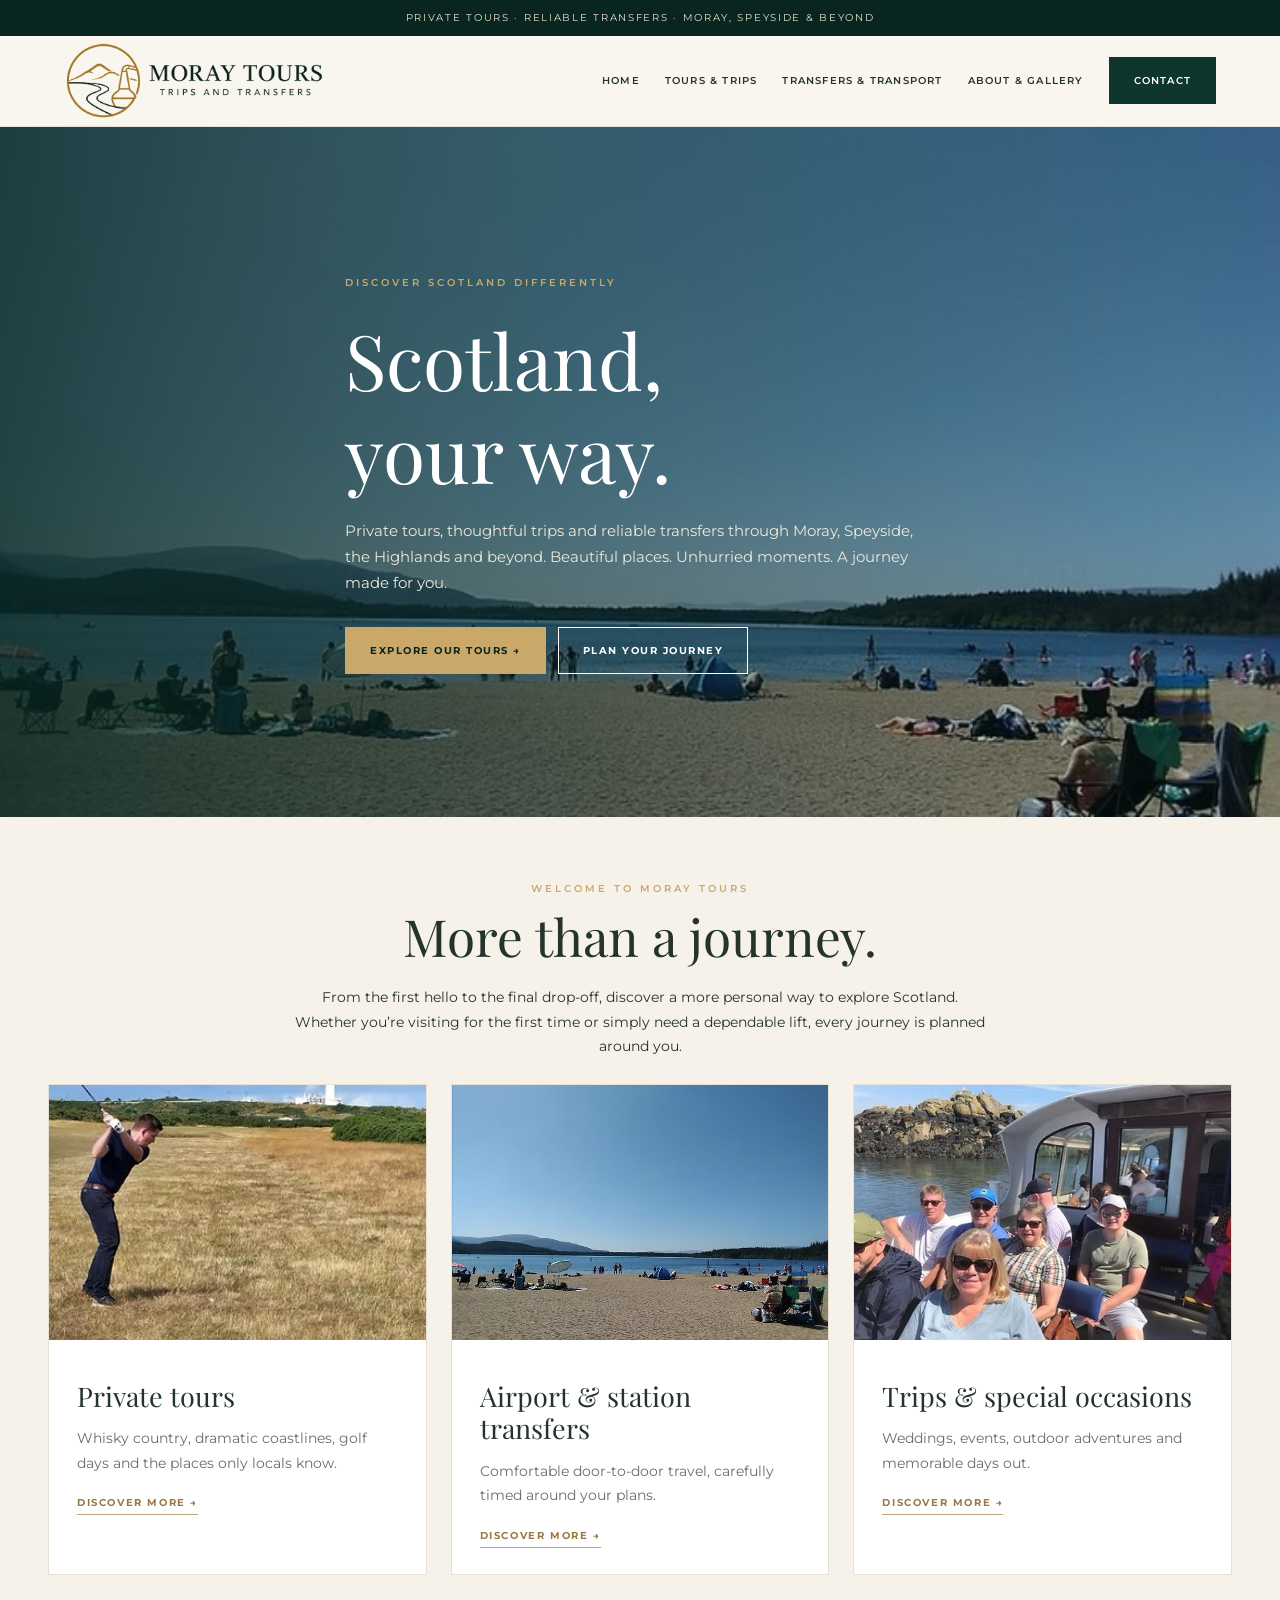
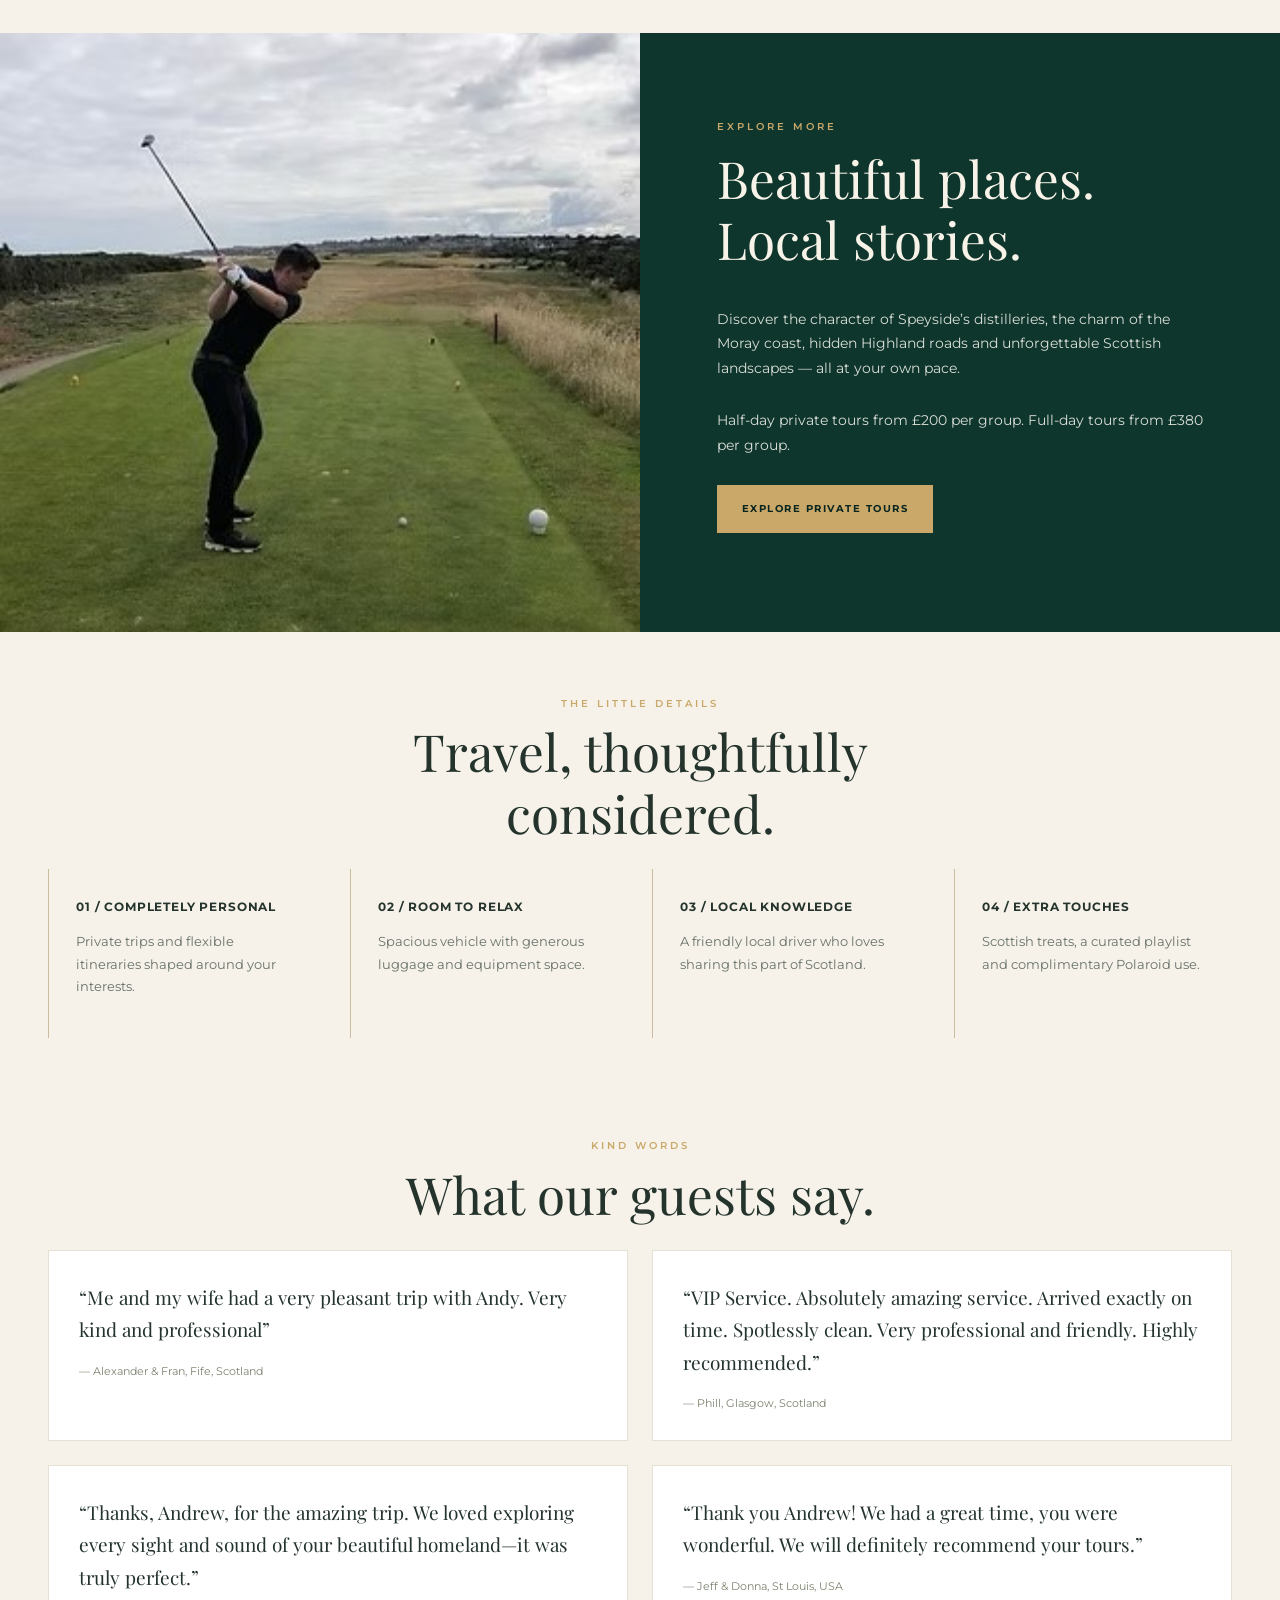
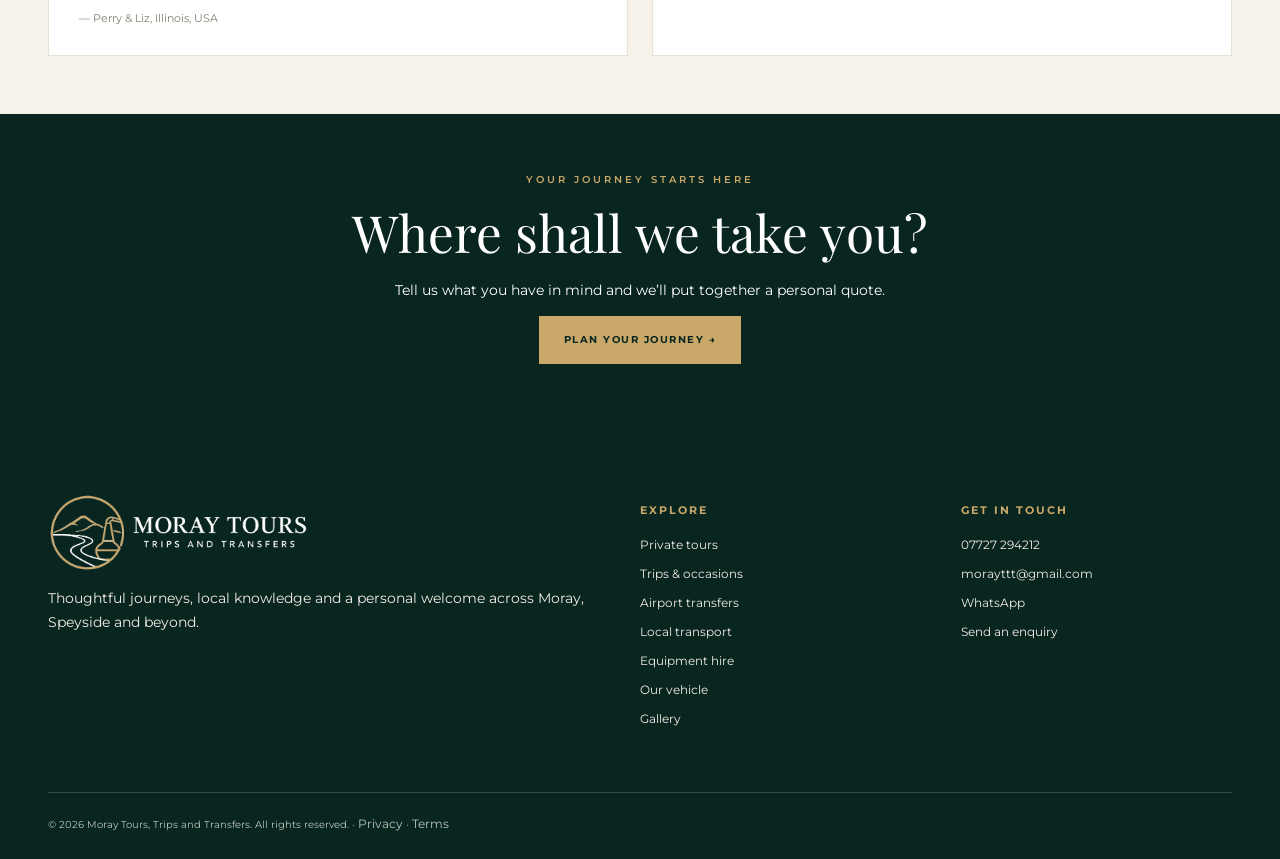
<file: index.html>
<!DOCTYPE html>

<html lang="en"><head><meta charset="utf-8"/><meta content="width=device-width,initial-scale=1" name="viewport"/><meta content="Private tours, whisky experiences, airport transfers and personal journeys across Moray, Speyside and Scotland." name="description"/><title>Explore Moray &amp; Scotland | Moray Tours</title><link href="assets/icon-original.png" rel="icon" type="image/png"/><link href="assets/style.css" rel="stylesheet"/></head><body><div class="topbar">PRIVATE TOURS · RELIABLE TRANSFERS · MORAY, SPEYSIDE &amp; BEYOND</div><header class="header"><a class="brand" href="index.html"><img alt="Moray Tours — Trips and Transfers" class="brand-logo" src="assets/moray-tours-logo.png"/></a><button aria-label="Toggle navigation" class="menu">☰</button><nav class="nav"><a aria-current="page" href="index.html">Home</a><a href="tours.html">Tours &amp; trips</a><a href="transfers.html">Transfers &amp; transport</a><a href="about.html">About &amp; gallery</a><a class="btn dark" href="contact.html">Contact</a></nav></header><main><section class="hero" style="background-image:linear-gradient(90deg,rgba(7,37,31,.82),rgba(7,37,31,.12)),url('assets/loch-morlich.jpg')"><div class="wrap"><span class="eyebrow">DISCOVER SCOTLAND DIFFERENTLY</span><h1>Scotland,<br/>your way.</h1><p>Private tours, thoughtful trips and reliable transfers through Moray, Speyside, the Highlands and beyond. Beautiful places. Unhurried moments. A journey made for you.</p><div class="actions"><a class="btn" href="tours.html">Explore our tours →</a><a class="btn outline" href="contact.html">Plan your journey</a></div></div></section><section class="section"><div class="wrap"><div class="center intro"><span class="eyebrow">WELCOME TO MORAY TOURS</span><h2>More than a journey.</h2><p>From the first hello to the final drop-off, discover a more personal way to explore Scotland. Whether you’re visiting for the first time or simply need a dependable lift, every journey is planned around you.</p></div><div class="grid three"><article class="card"><div class="photo photo-fallback" style="background-image:url('assets/golf-teeing-off.jpg')"></div><div class="content"><h3>Private tours</h3><p>Whisky country, dramatic coastlines, golf days and the places only locals know.</p><a class="link" href="tours.html">Discover more →</a></div></article><article class="card"><div class="photo photo-fallback" style="background-image:url('assets/loch-morlich.jpg')"></div><div class="content"><h3>Airport &amp; station transfers</h3><p>Comfortable door-to-door travel, carefully timed around your plans.</p><a class="link" href="transfers.html">Discover more →</a></div></article><article class="card"><div class="photo photo-fallback" style="background-image:url('assets/guests-boat.jpg')"></div><div class="content"><h3>Trips &amp; special occasions</h3><p>Weddings, events, outdoor adventures and memorable days out.</p><a class="link" href="tours.html">Discover more →</a></div></article></div></div></section><div class="split"><div class="picture" style="background-image:url('assets/covesea-golf.jpg')"></div><div class="text dark"><span class="eyebrow">EXPLORE MORE</span><h2>Beautiful places.<br/>Local stories.</h2><p>Discover the character of Speyside’s distilleries, the charm of the Moray coast, hidden Highland roads and unforgettable Scottish landscapes — all at your own pace.</p><p>Half-day private tours from £200 per group. Full-day tours from £380 per group.</p><p><a class="btn" href="tours.html">Explore private tours</a></p></div></div><section class="section"><div class="wrap"><div class="center intro"><span class="eyebrow">THE LITTLE DETAILS</span><h2>Travel, thoughtfully considered.</h2></div><div class="grid four"><div class="feature"><b>01 / COMPLETELY PERSONAL</b><p>Private trips and flexible itineraries shaped around your interests.</p></div><div class="feature"><b>02 / ROOM TO RELAX</b><p>Spacious vehicle with generous luggage and equipment space.</p></div><div class="feature"><b>03 / LOCAL KNOWLEDGE</b><p>A friendly local driver who loves sharing this part of Scotland.</p></div><div class="feature"><b>04 / EXTRA TOUCHES</b><p>Scottish treats, a curated playlist and complimentary Polaroid use.</p></div></div></div></section><section class="section"><div class="wrap"><div class="center intro"><span class="eyebrow">KIND WORDS</span><h2>What our guests say.</h2></div><div class="grid two testimonial-grid"><div class="quote">“Me and my wife had a very pleasant trip with Andy. Very kind and professional”<small>— Alexander &amp; Fran, Fife, Scotland</small></div><div class="quote">“VIP Service. Absolutely amazing service. Arrived exactly on time. Spotlessly clean. Very professional and friendly. Highly recommended.”<small>— Phill, Glasgow, Scotland</small></div><div class="quote">“Thanks, Andrew, for the amazing trip. We loved exploring every sight and sound of your beautiful homeland—it was truly perfect.”<small>— Perry &amp; Liz, Illinois, USA</small></div><div class="quote">“Thank you Andrew! We had a great time, you were wonderful. We will definitely recommend your tours.”<small>— Jeff &amp; Donna, St Louis, USA</small></div></div></div></section><section class="banner"><span class="eyebrow">YOUR JOURNEY STARTS HERE</span><h2>Where shall we take you?</h2><p>Tell us what you have in mind and we’ll put together a personal quote.</p><a class="btn" href="contact.html">Plan your journey →</a></section></main><footer class="footer"><div class="wrap"><div class="footergrid"><div><a class="brand" href="index.html"><img alt="Moray Tours — Trips and Transfers" class="brand-logo" src="assets/moray-tours-footer-white-gold.png"/></a><p>Thoughtful journeys, local knowledge and a personal welcome across Moray, Speyside and beyond.</p></div><div><h4>Explore</h4><a href="tours.html">Private tours</a><a href="tours.html">Trips &amp; occasions</a><a href="transfers.html">Airport transfers</a><a href="transfers.html">Local transport</a><a href="tours.html">Equipment hire</a><a href="about.html">Our vehicle</a><a href="about.html">Gallery</a></div><div><h4>Get in touch</h4><a href="tel:+447727294212">07727 294212</a><a href="mailto:morayttt@gmail.com">morayttt@gmail.com</a><a href="https://wa.me/447727294212">WhatsApp</a><a href="contact.html">Send an enquiry</a></div></div><div class="copyright">© 2026 Moray Tours, Trips and Transfers. All rights reserved. · <a href="contact.html#privacy" style="display:inline">Privacy</a> · <a href="contact.html#terms" style="display:inline">Terms</a></div></div></footer><script src="assets/script.js"></script></body></html>
</file>
<file: assets/style.css>
@import url('https://fonts.googleapis.com/css2?family=Montserrat:wght@400;500;600;700&family=Playfair+Display:wght@400;500;600&display=swap');
:root{--green:#0f362d;--deep:#09251f;--moss:#566f58;--cream:#f6f2e9;--stone:#e8e1d6;--gold:#c9a86a;--ink:#24342d}*{box-sizing:border-box}html{scroll-behavior:smooth}body{margin:0;background:var(--cream);color:var(--ink);font-family:Montserrat,Arial,sans-serif;font-size:14px;line-height:1.75}a{color:inherit;text-decoration:none}button,input,textarea,select{font:inherit}img{max-width:100%;display:block}.topbar{background:var(--deep);color:#e9e0cf;text-align:center;font-size:10px;letter-spacing:.17em;padding:9px 14px}.header{height:91px;display:flex;align-items:center;justify-content:space-between;padding:0 max(5vw,24px);background:#f9f6ef;position:sticky;top:0;z-index:20;border-bottom:1px solid #e6e0d6}.brand{display:flex;gap:12px;align-items:center;color:var(--green)}.brand svg{width:51px;height:51px;color:#b89b66}.brand strong{display:block;font:500 23px 'Playfair Display',Georgia,serif;letter-spacing:.095em;line-height:1.15}.brand small{font-size:8px;letter-spacing:.28em}.nav{display:flex;gap:25px;align-items:center}.nav a{font-size:10px;font-weight:600;text-transform:uppercase;letter-spacing:.12em}.nav a:hover{color:#a7854f}.btn{display:inline-block;padding:14px 24px;background:var(--gold);color:var(--deep);font-size:10px;letter-spacing:.15em;text-transform:uppercase;font-weight:700;border:1px solid var(--gold);cursor:pointer;transition:.2s}.btn:hover{background:#dfc18a}.btn.outline{background:transparent;color:inherit;border-color:currentColor}.btn.dark{background:var(--green);color:white;border-color:var(--green)}.menu{display:none;background:none;border:0;font-size:25px;color:var(--green)}.hero{min-height:690px;display:flex;align-items:center;position:relative;color:white;background:linear-gradient(90deg,rgba(7,30,25,.82),rgba(7,30,25,.16)),url('assets/hero.jpg') center/cover}.hero .wrap{position:relative}.eyebrow{font-size:10px;font-weight:600;letter-spacing:.3em;text-transform:uppercase;color:var(--gold)}h1,h2,h3{font-family:'Playfair Display',Georgia,serif;font-weight:400;line-height:1.2}h1{font-size:clamp(52px,6vw,94px);margin:20px 0}h2{font-size:clamp(35px,4vw,57px);margin:12px 0 22px}h3{font-size:28px;margin:12px 0}.hero p{max-width:590px;color:#eee8dd;font-size:15px}.hero .actions{display:flex;gap:12px;flex-wrap:wrap;margin-top:30px}.wrap{max-width:1240px;margin:auto;padding:0 28px}.section{padding:100px 0}.section.sm{padding:65px 0}.center{text-align:center}.intro{max-width:690px;margin:0 auto 42px}.muted{color:#6e776e}.grid{display:grid;gap:24px}.three{grid-template-columns:repeat(3,1fr)}.four{grid-template-columns:repeat(4,1fr)}.two{grid-template-columns:repeat(2,1fr)}.card{background:white;overflow:hidden;border:1px solid #e7e0d5}.card .photo{height:255px;background-size:cover;background-position:center}.card .content{padding:28px}.card h3{font-size:27px}.card p{color:#657067}.link{font-size:10px;letter-spacing:.16em;font-weight:700;text-transform:uppercase;color:#9a7844;border-bottom:1px solid #bba77e;padding-bottom:5px}.split{display:grid;grid-template-columns:1fr 1fr;min-height:550px}.split .picture{background-size:cover;background-position:center}.split .text{padding:85px max(6vw,45px);display:flex;flex-direction:column;justify-content:center}.dark{background:var(--green);color:#f8f3e8}.dark p{color:#d8ded6}.price{font-family:'Playfair Display',serif;font-size:39px;color:var(--green)}.pill{display:inline-block;border:1px solid #c9bdac;padding:8px 13px;font-size:10px;letter-spacing:.1em;text-transform:uppercase;margin:4px}.banner{background:var(--deep);color:white;text-align:center;padding:70px 20px}.banner h2{margin:12px 0}.pagehero{padding:110px 0;background:linear-gradient(110deg,rgba(7,34,28,.92),rgba(7,34,28,.5)),url('assets/hero.jpg') center/cover;color:white}.pagehero h1{font-size:clamp(48px,5vw,74px);margin-bottom:15px}.pagehero p{max-width:650px;color:#f0e9dd}.feature{padding:27px;border-left:1px solid #cbbd9f}.feature b{display:block;font-size:12px;letter-spacing:.07em;margin-bottom:8px}.feature p{font-size:13px;color:#67716a}.table{width:100%;border-collapse:collapse;background:white}.table td,.table th{padding:18px 22px;border-bottom:1px solid #e9e4da;text-align:left}.table th{background:var(--green);color:white;font-size:11px;letter-spacing:.1em;text-transform:uppercase}.notice{font-size:12px;color:#6d756d;margin-top:18px}.quote{background:#fff;padding:30px;border:1px solid #e7e0d5;font:19px/1.7 'Playfair Display',serif}.quote small{display:block;margin-top:18px;font:11px Montserrat,sans-serif;color:#7b826e}.form{display:grid;gap:15px}.form label{font-size:11px;text-transform:uppercase;letter-spacing:.1em;font-weight:600}.form input,.form select,.form textarea{width:100%;border:1px solid #d9d1c4;background:white;padding:14px;margin-top:6px;color:var(--ink)}.form textarea{min-height:140px}.footer{background:#09251f;color:#f1eee5;padding:70px 0 25px}.footergrid{display:grid;grid-template-columns:2fr 1fr 1fr;gap:50px}.footer h4{font-size:11px;letter-spacing:.18em;text-transform:uppercase;color:var(--gold)}.footer a{display:block;font-size:12px;margin:8px 0}.footer .brand{color:white}.copyright{border-top:1px solid #345046;margin-top:55px;padding-top:20px;color:#b9c5bb;font-size:10px}.gallery{display:grid;grid-template-columns:repeat(3,1fr);gap:15px}.gallery img{width:100%;height:270px;object-fit:cover}.photo-fallback{background:linear-gradient(140deg,#3d5546,#0d2e26)}@media(max-width:1000px){.nav{gap:12px}.nav a{font-size:9px}.header{padding:0 20px}.three{grid-template-columns:repeat(2,1fr)}}@media(max-width:760px){.header{height:77px}.menu{display:block}.nav{display:none;position:absolute;top:77px;left:0;right:0;background:#f9f6ef;padding:24px;flex-direction:column;align-items:stretch;box-shadow:0 14px 22px #0002}.nav.open{display:flex}.nav a{font-size:12px;padding:8px}.brand strong{font-size:19px}.brand svg{width:42px;height:42px}.hero{min-height:620px}.section{padding:65px 0}.three,.two,.four,.split,.footergrid{grid-template-columns:1fr}.split .picture{min-height:330px}.split .text{padding:55px 28px}.gallery{grid-template-columns:repeat(2,1fr)}.gallery img{height:190px}.pagehero{padding:80px 0}.footergrid{gap:25px}}
/* Exact logo artwork cropped from the client-supplied brand board; no redrawn logo. */
.brand-logo{width:285px;height:auto;max-height:76px;object-fit:contain;display:block}.footer .brand-logo{width:290px}.header .brand{flex-shrink:0}@media(max-width:760px){.brand-logo{width:205px;max-height:61px}.footer .brand-logo{width:245px}}

/* Official supplied Moray Tours logo */
.brand-logo{width:325px;max-height:78px;object-fit:contain;object-position:left center}
.footer .brand-logo{width:310px;background:#f9f6ef;padding:9px 12px;border-radius:2px}
@media(max-width:760px){.brand-logo{width:205px;max-height:58px}.footer .brand-logo{width:250px}}

/* Supplied Moray Tours photography and guest reviews */
.testimonial-grid{grid-template-columns:repeat(2,minmax(0,1fr))!important}
.photo-gallery{display:grid;grid-template-columns:repeat(4,minmax(0,1fr));gap:14px;margin-top:28px}
.photo-gallery figure{margin:0;overflow:hidden;border-radius:3px;background:#e8e1d6;aspect-ratio:4/3}
.photo-gallery img{width:100%;height:100%;object-fit:cover;display:block;transition:transform .25s ease}
.photo-gallery img:hover{transform:scale(1.035)}
@media(max-width:800px){.photo-gallery{grid-template-columns:repeat(2,minmax(0,1fr))}}
@media(max-width:600px){.testimonial-grid{grid-template-columns:1fr!important}.photo-gallery{gap:8px}}

/* 23 Nov layout refinement: reduce excessive gaps around headings and gallery */
.section{padding-top:58px;padding-bottom:58px}
.section.sm{padding-top:42px;padding-bottom:42px}
.section .eyebrow+h2{margin-top:7px;margin-bottom:18px}
.section .wrap>h2{margin-bottom:22px}
.section .intro{margin-bottom:25px}
.section+.section{padding-top:36px}
.gallery{margin-top:18px}
.pagehero{padding-top:76px;padding-bottom:76px}
.banner{padding-top:52px;padding-bottom:52px}
@media(max-width:760px){.section{padding-top:40px;padding-bottom:40px}.section.sm{padding-top:32px;padding-bottom:32px}.section+.section{padding-top:26px}.pagehero{padding-top:55px;padding-bottom:55px}}

/* Transparent footer logo on Highland green */
.footer .brand-logo{background:transparent!important;padding:0!important;border-radius:0!important;width:310px;max-width:100%;}
@media(max-width:760px){.footer .brand-logo{width:250px;}}
</file>
